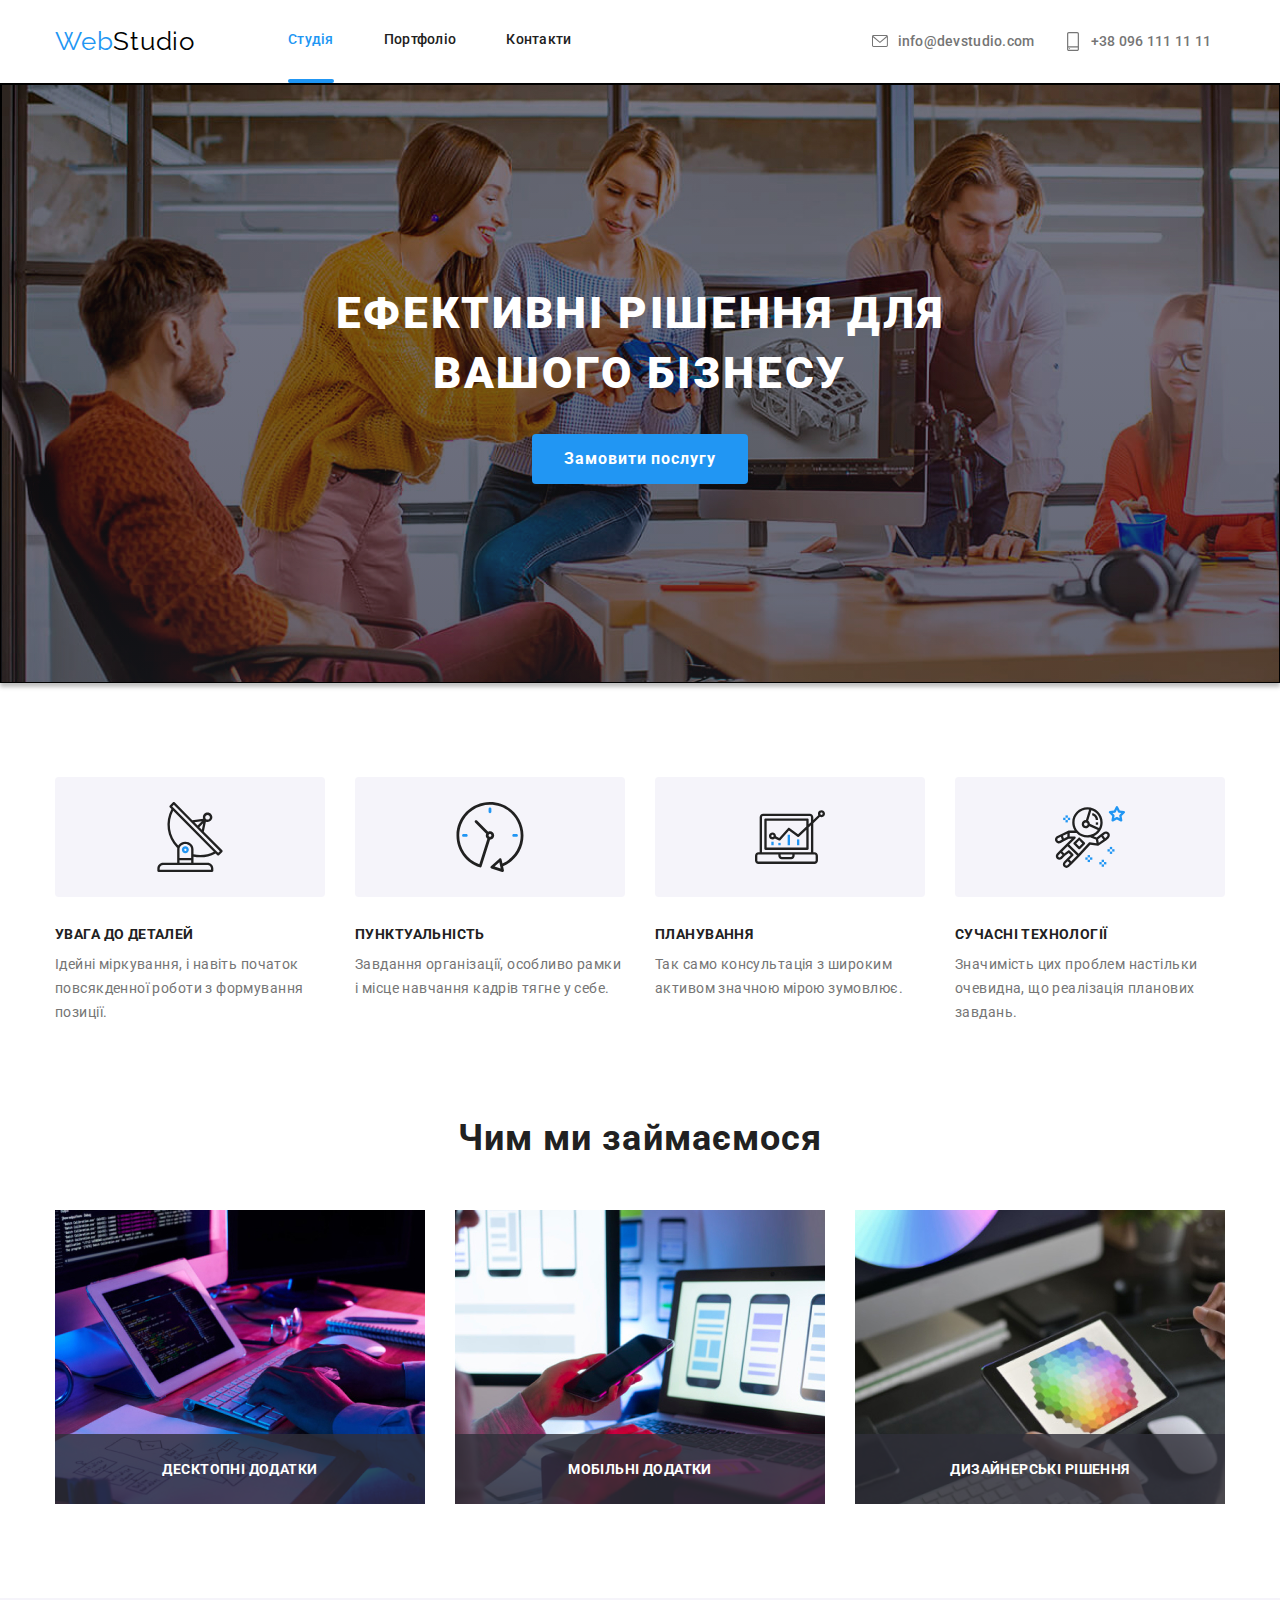
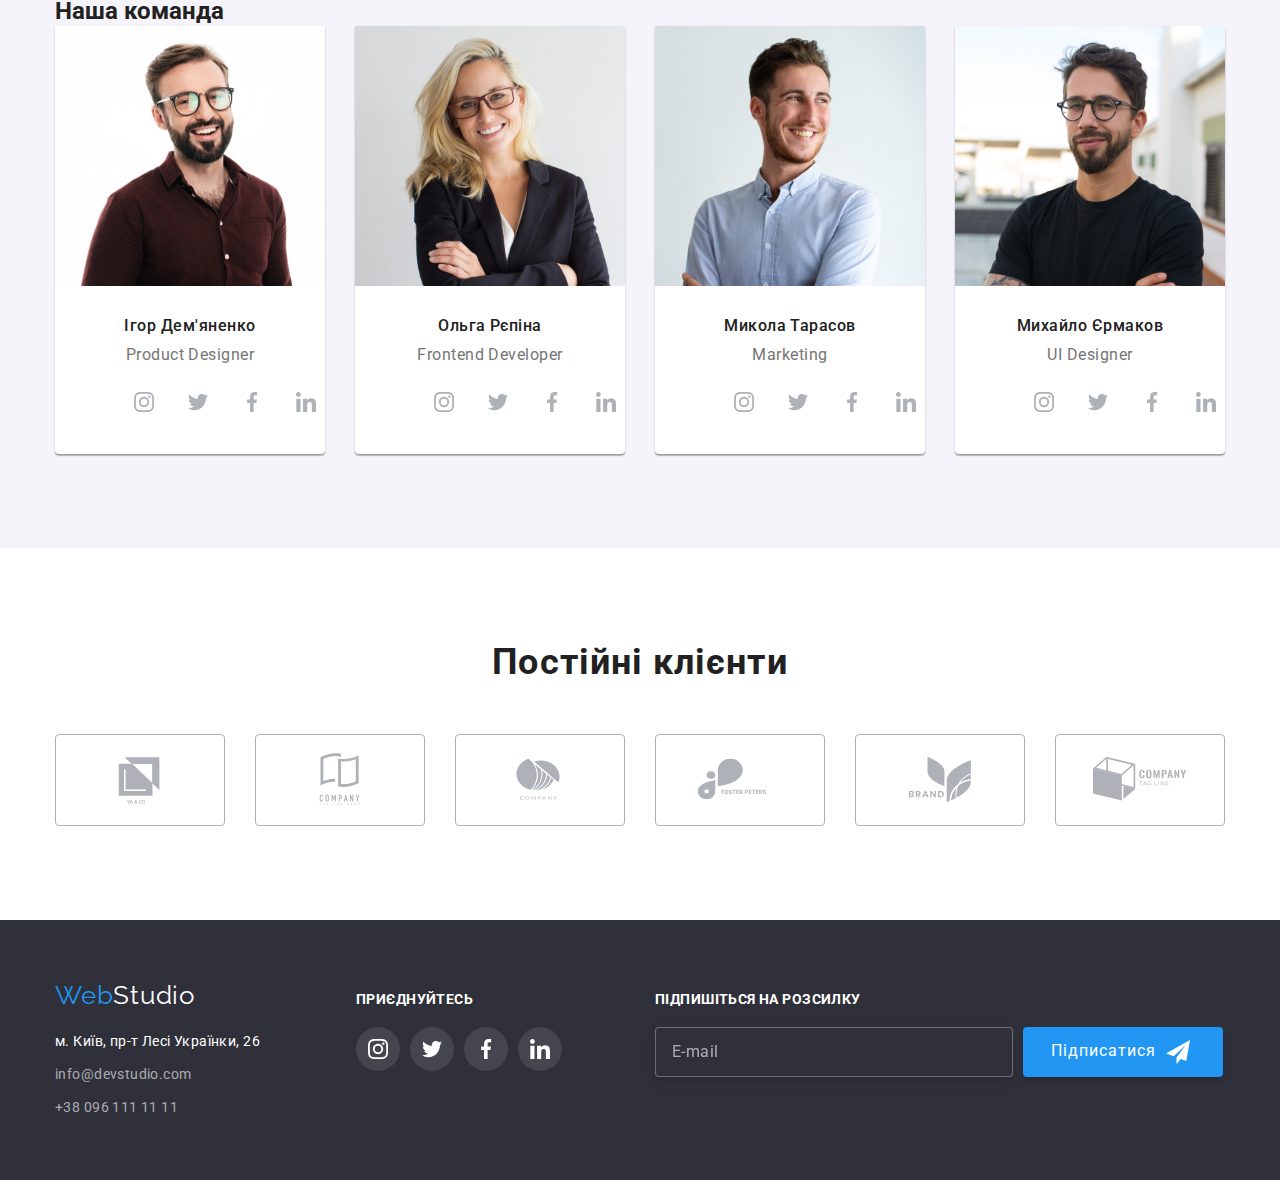
<file: index.html>
<!DOCTYPE html>
<html lang="uk">
  <head>
    <meta charset="UTF-8" />
    <meta http-equiv="X-UA-Compatible" content="IE=edge" />
    <meta name="viewport" content="width=device-width, initial-scale=1.0" />
    <title>WebStudio</title>
    <link rel="stylesheet" href="https://cdnjs.cloudflare.com/ajax/libs/modern-normalize/1.1.0/modern-normalize.min.css
">  
    <link rel="stylesheet" href="./css/main.min.css"/>
    <link rel="preconnect" href="https://fonts.googleapis.com" />
    <link rel="preconnect" href="https://fonts.gstatic.com" crossorigin />
    <link rel="preconnect" href="https://fonts.googleapis.com" />
    <link rel="preconnect" href="https://fonts.gstatic.com" crossorigin />
    <link
      href="https://fonts.googleapis.com/css2?family=Raleway:wght@700&family=Roboto:wght@400;500;700;900&display=swap"
      rel="stylesheet"
    />
  </head>
  <body>
    <header class="header">
      <div class="container header__container">
        <nav class="nav">
          <a href="./index.html" class="logo">Web<span class="logo--txt">Studio</span></a>
          <ul class="nav__list list">
            <li class="nav__item"><a href="./index.html" class="nav__link nav__link--current link">Студія</a></li>
            <li class="nav__item"><a href="./portfolio.html" class="nav__link link">Портфоліо</a></li>
            <li class="nav__item"><a href="#contacts" class="nav__link link">Контакти</a></li>
          </ul>
        </nav>
        <ul class="info list">
          <li class="info__item">
            <a href="mailto:info@devstudio.com" class="info__link">
             <svg class="info__icon" width="26" height="12">
               <use href="./images/symbol-defs.svg#icon-envelope"></use>
             </svg>info@devstudio.com</a>
          </li>
          <li class="info__item"><a href="tel:+380961111111" class="info__link"><svg class="info__icon" width="26" height="19">
               <use href="./images/symbol-defs.svg#icon-smartphone"></use>
             </svg>+38 096 111 11 11</a></li>
        </ul>
      </div>
    </header>
    <main>
      <section class="hero">
        <div class="container hero__container">
          <h1 class="hero__title">ЕФЕКТИВНІ РІШЕННЯ ДЛЯ ВАШОГО БІЗНЕСУ</h1>
          <button class="hero__btn" type="button" data-modal-open>Замовити послугу</button>
        </div>
      </section>
      <section class="main section">
        <div class="container main__container">
          <ul class="main__list">
            <li class="main__item main__icon--antenna">
              <h3 class="main__title">УВАГА ДО ДЕТАЛЕЙ</h3>
              <p class="main__text">
                Ідейні міркування, і навіть початок повсякденної роботи з
                формування позиції.
              </p>
            </li>
            <li class="main__item main__icon--clock">
              <h3 class="main__title">ПУНКТУАЛЬНІСТЬ</h3>
              <p class="main__text">
                Завдання організації, особливо рамки і місце навчання кадрів тягне
                у себе.
              </p>
            </li>
            <li class="main__item main__icon--diagram">
              <h3 class="main__title">ПЛАНУВАННЯ</h3>
              <p class="main__text">
                Так само консультація з широким активом значною мірою зумовлює.
              </p>
            </li>
            <li class="main__item main__icon--astronaut">
              <h3 class="main__title">СУЧАСНІ ТЕХНОЛОГІЇ</h3>
              <p class="main__text">
                Значимість цих проблем настільки очевидна, що реалізація планових
                завдань.
              </p>
            </li>
          </ul>
          </section>
          <section class="working section">
            <div class="container working__container">
            <h2 class="working__title">Чим ми займаємося</h2>
            <ul class="working__list">
              <li class="working__item">
                <div class="working__box">
                  <img src="./images/box1.jpg" alt="Працюємо на ПК" width="370" />
                  <p class="working__txt">ДЕСКТОПНІ ДОДАТКИ</p>
                </div>
              </li>
              <li class="working__item">
                <div class="working__box">
                  <img src="./images/box2.jpg" alt="Працюємо на планшеті" width="370" />
                  <p class="working__txt">МОБІЛЬНІ ДОДАТКИ</p>
                </div>
              </li>
              <li class="working__item">
                <div class="working__box">
                  <img src="./images/box3.jpg" alt="Працюємо на смартфоні" width="370" />
                  <p class="working__txt">ДИЗАЙНЕРСЬКІ РІШЕННЯ</p>
                </div>
              </li>
            </ul></div>
        </div>
      </section>
      <section class="section profile">
        <div class="container profile__container">
          <h2 class="profile__title">Наша команда</h2>
          <ul class="profile__list">
            <li class="profile__item">
              <img src="./images/img.jpg" alt="Product Designer" width="270" />
              <h3 class="name">Ігор Дем'яненко</h3>
              <p class="speciality">Product Designer</p>
              <ul class="social list">
                <li class="social-item">
                  <a class="social-link link" href="instagram.com" target="_blank" rel="noopener noreferrer" aria-label="Instagram">
                    <svg class="social-icon" width="20" height="20">
                      <use href="./images/symbol-defs.svg#icon-instagram"></use>
                    </svg>
                  </a>
                </li>
                <li class="social-item">
                  <a class="social-link link" href="twitter.com" target="_blank" rel="noopener noreferrer" aria-label="Twitter">
                    <svg class="social-icon" width="20" height="20">
                      <use href="./images/symbol-defs.svg#icon-twitter1"></use>
                    </svg>
                  </a>
                </li>
                <li class="social-item">
                  <a class="social-link link" href="facebook.com" target="_blank" rel="noopener noreferrer" aria-label="FaceBook">
                    <svg class="social-icon" width="20" height="20">
                      <use href="./images/symbol-defs.svg#icon-facebook"></use>
                    </svg>
                  </a>
                </li>
                <li class="social-item">
                  <a class="social-link link" href="linkedin.com" target="_blank" rel="noopener noreferrer" aria-label="Linkedin">
                    <svg class="social-icon" width="20" height="20">
                      <use href="./images/symbol-defs.svg#icon-linkedin"></use>
                    </svg>
                  </a>
                </li>
              </ul>
            </li>
            <li class="profile__item">
              <img src="./images/img1.jpg" alt="Frontend Developer" width="270" />
              <h3 class="name">Ольга Рєпіна</h3>
              <p class="speciality">Frontend Developer</p>
               <ul class="social list">
                <li class="social-item">
                  <a class="social-link link" href="instagram.com" target="_blank" rel="noopener noreferrer" aria-label="Instagram">
                    <svg class="social-icon" width="20" height="20">
                      <use href="./images/symbol-defs.svg#icon-instagram"></use>
                    </svg>
                  </a>
                </li>
                <li class="social-item">
                  <a class="social-link link" href="twitter.com" target="_blank" rel="noopener noreferrer" aria-label="Twitter">
                    <svg class="social-icon" width="20" height="20">
                      <use href="./images/symbol-defs.svg#icon-twitter1"></use>
                    </svg>
                  </a>
                </li>
                <li class="social-item">
                  <a class="social-link link" href="facebook.com" target="_blank" rel="noopener noreferrer" aria-label="FaceBook">
                    <svg class="social-icon" width="20" height="20">
                      <use href="./images/symbol-defs.svg#icon-facebook"></use>
                    </svg>
                  </a>
                </li>
                <li class="social-item">
                  <a class="social-link link" href="linkedin.com" target="_blank" rel="noopener noreferrer" aria-label="Linkedin">
                    <svg class="social-icon" width="20" height="20">
                      <use href="./images/symbol-defs.svg#icon-linkedin"></use>
                    </svg>
                  </a>
                </li>
              </ul>
            </li>
            <li class="profile__item">
              <img src="./images/img2.jpg" alt="Marketing" width="270" />
              <h3 class="name">Микола Тарасов</h3>
              <p class="speciality">Marketing</p>
               <ul class="social list">
                <li class="social-item">
                  <a class="social-link link" href="instagram.com" target="_blank" rel="noopener noreferrer" aria-label="Instagram">
                    <svg class="social-icon" width="20" height="20">
                      <use href="./images/symbol-defs.svg#icon-instagram"></use>
                    </svg>
                  </a>
                </li>
                <li >
                  <a class="social-link link" href="twitter.com" target="_blank" rel="noopener noreferrer" aria-label="Twitter">
                    <svg class="social-icon" width="20" height="20">
                      <use href="./images/symbol-defs.svg#icon-twitter1"></use>
                    </svg>
                  </a>
                </li>
                <li class="social-item">
                  <a class="social-link link" href="facebook.com" target="_blank" rel="noopener noreferrer" aria-label="FaceBook">
                    <svg class="social-icon" width="20" height="20">
                      <use href="./images/symbol-defs.svg#icon-facebook"></use>
                    </svg>
                  </a>
                </li>
                <li class="social-item">
                  <a class="social-link link" href="linkedin.com" target="_blank" rel="noopener noreferrer" aria-label="Linkedin">
                    <svg class="social-icon" width="20" height="20">
                      <use href="./images/symbol-defs.svg#icon-linkedin"></use>
                    </svg>
                  </a>
                </li>
              </ul>
            </li>
            <li class="profile__item">
              <img src="./images/img3.jpg" alt="UI Designer" width="270" />
              <h3 class="name">Михайло Єрмаков</h3>
              <p class="speciality">UI Designer</p>
               <ul class="social list">
                <li class="social-item">
                  <a class="social-link link" href="instagram.com" target="_blank" rel="noopener noreferrer" aria-label="Instagram">
                    <svg class="social-icon" width="20" height="20">
                      <use href="./images/symbol-defs.svg#icon-instagram"></use>
                    </svg>
                  </a>
                </li>
                <li class="social-item">
                  <a class="social-link link" href="twitter.com" target="_blank" rel="noopener noreferrer" aria-label="Twitter">
                    <svg class="social-icon" width="20" height="20">
                      <use href="./images/symbol-defs.svg#icon-twitter1"></use>
                    </svg>
                  </a>
                </li>
                <li class="social-item">
                  <a class="social-link link" href="facebook.com" target="_blank" rel="noopener noreferrer" aria-label="FaceBook">
                    <svg class="social-icon" width="20" height="20">
                      <use href="./images/symbol-defs.svg#icon-facebook"></use>
                    </svg>
                  </a>
                </li>
                <li class="social-item">
                  <a class="social-link link" href="linkedin.com" target="_blank" rel="noopener noreferrer" aria-label="Linkedi20">
                    <svg class="social-icon" width="20" height="20">
                      <use href="./images/symbol-defs.svg#icon-linkedin"></use>
                    </svg>
                  </a>
                </li>
              </ul>
            </li>
          </ul>
        </div>
      </section>
      <section class="section customer">
        <div class="container customer__container">
          <h2 class="customer__title">Постійні клієнти</h2>
          <ul class="customer__list">
            <li class="customer__item">
              <a class="customer__link link" href="">
                <svg class="customer__icon" width="106" height="60">
                  <use href="./images/symbol-defs.svg#icon-Logo"></use>
                </svg>
              </a>
            </li>
            <li class="customer__item">
              <a class="customer__link link" href="">
                <svg class="customer__icon" width="106" height="60">
                  <use href="./images/symbol-defs.svg#icon-Logo1"></use>
                </svg>
              </a>
            </li>
            <li class="customer__item">
              <a class="customer__link link" href="">
                <svg class="customer__icon" width="106" height="60">
                  <use href="./images/symbol-defs.svg#icon-Logo2"></use>
                </svg>
              </a>
            </li>
            <li class="customer__item">
              <a class="customer__link link" href="">
                <svg class="customer__icon" width="106" height="60">
                  <use href="./images/symbol-defs.svg#icon-Logo3"></use>
                </svg>
              </a>
            </li>
            <li class="customer__item">
              <a class="customer__link link" href="">
                <svg class="customer__icon" width="106" height="60">
                  <use href="./images/symbol-defs.svg#icon-Logo4"></use>
                </svg>
              </a>
            </li>
            <li class="customer__item">
              <a class="customer__link link" href="">
                <svg class="customer__icon" width="106" height="60">
                  <use href="./images/symbol-defs.svg#icon-Logo5"></use>
                </svg>
              </a>
            </li>
          </ul>
        </div>
      </section>
    </main>
    <footer class="footer">
      <div class="container footer__container">
        <div>
          <a href="./index.html" class="footer__logo">Web<span class="footer__logo--foottxt">Studio</span></a>
      <address id="contacts" class="footer__address">
        м. Київ, пр-т Лесі Українки, 26
        <a href="mailto:info@devstudio.com" class="address__link"
          >info@devstudio.com</a
        >
        <a href="tel:+380961111111" class="address__link">+38 096 111 11 11</a>
      </address>
        </div> 
        <div class="social">
        <p class="social__txt">Приєднуйтесь</p>
        <ul class="social__list">
           <li class="social__item">
                  <a class="social__link link" href="instagram.com" target="_blank" rel="noopener noreferrer" aria-label="Instagram">
                    <svg class="social-icon" width="20" height="20">
                      <use href="./images/symbol-defs.svg#icon-instagram"></use>
                    </svg>
                  </a>
                </li>
                <li class="social__item">
                  <a class="social__link link" href="twitter.com" target="_blank" rel="noopener noreferrer" aria-label="Twitter">
                    <svg class="social-icon" width="20" height="20">
                      <use href="./images/symbol-defs.svg#icon-twitter1"></use>
                    </svg>
                  </a>
                </li>
                <li class="social__item">
                  <a class="social__link link" href="facebook.com" target="_blank" rel="noopener noreferrer" aria-label="FaceBook">
                    <svg class="social-icon" width="20" height="20">
                      <use href="./images/symbol-defs.svg#icon-facebook"></use>
                    </svg>
                  </a>
                </li>
                <li class="social__item">
                  <a class="social__link link" href="linkedin.com" target="_blank" rel="noopener noreferrer" aria-label="Linkedi20">
                    <svg class="social-icon" width="20" height="20">
                      <use href="./images/symbol-defs.svg#icon-linkedin"></use>
                    </svg>
                  </a>
                </li>
        </ul>
       </div>
       <div class="form-send">
        <form action="" class="js-speaker-form">
            <label class="lbl" for="email">ПІДПИШІТЬСЯ НА РОЗСИЛКУ</label>
            <input class="inpt" type="email" name="email" id="email" placeholder="E-mail">
            <button type="submit">Підписатися <svg class="icon-send" width="24" height="24">
              <use href="./images/symbol-defs.svg#icon-send"></use>
            </svg></button>
        </form>
      </div>
      </div>
    </footer>
    <!-- Modal window -->
    <div class="backdrop is-hidden" data-modal>
      <div class="modal">
        <button class="modal-btn" type="button" data-modal-close>
          <svg class="modal-btn-icon" width="18" height="18">
            <use href="./images/symbol-defs.svg#icon-close"></use>
          </svg>
        </button>
        <strong class="modal-title">Залиште свої дані, ми вам передзвонимо</strong>
        <form class="modal-form" name="modal_form">
          <div class="modal-form-group">
            <label class="modal-form-label" for="user_name">Ім'я</label>
            <input class="modal-form-field" type="text" name="user_name" id="user_name" />
            <svg class="modal-form-icon" width="18" height="18">
              <use href="./images/symbol-defs.svg#icon-person"></use>
            </svg>
          </div>
          <div class="modal-form-group">
            <label class="modal-form-label" for="user_tel">Телефон</label>
            <input class="modal-form-field" type="tel" name="user_tel" id="user_tel" />
            <svg class="modal-form-icon" width="18" height="18">
              <use href="./images/symbol-defs.svg#icon-phone"></use>
            </svg>
          </div>
          <div class="modal-form-group">
            <label class="modal-form-label" for="user_email">Пошта</label>
            <input class="modal-form-field" type="email" name="user_email" id="user_email" />
            <svg class="modal-form-icon" width="18" height="18">
              <use href="./images/symbol-defs.svg#icon-email"></use>
            </svg>
          </div>
          <div  class="modal-form-group">
            <label class="modal-form-label" for="coment">Коментар</label>
            <textarea name="coment" id="coment" cols="30" rows="10" placeholder="Введіть текст" style="width: 448px; height: 120px;"></textarea>
          </div>
          <label class="modal-form-agreement">
            <input class="modal-form-checkbox" type="checkbox" />
            <span class="modal-form-agreement-text"
              >Погоджуюся з розсилкою та приймаю
              <a class="modal-form-link" href="">Умови договору</a>
            </span>
          </label>
          <div class="modal-form-btn">
            <button class="send-btn" type="submit">Відправити</button>
          </div>
          
        </form>
      </div>
    </div>

    <script src="js/modal.js"></script>
    <script src="js/header.js"></script>
  </body>
</html>
</file>
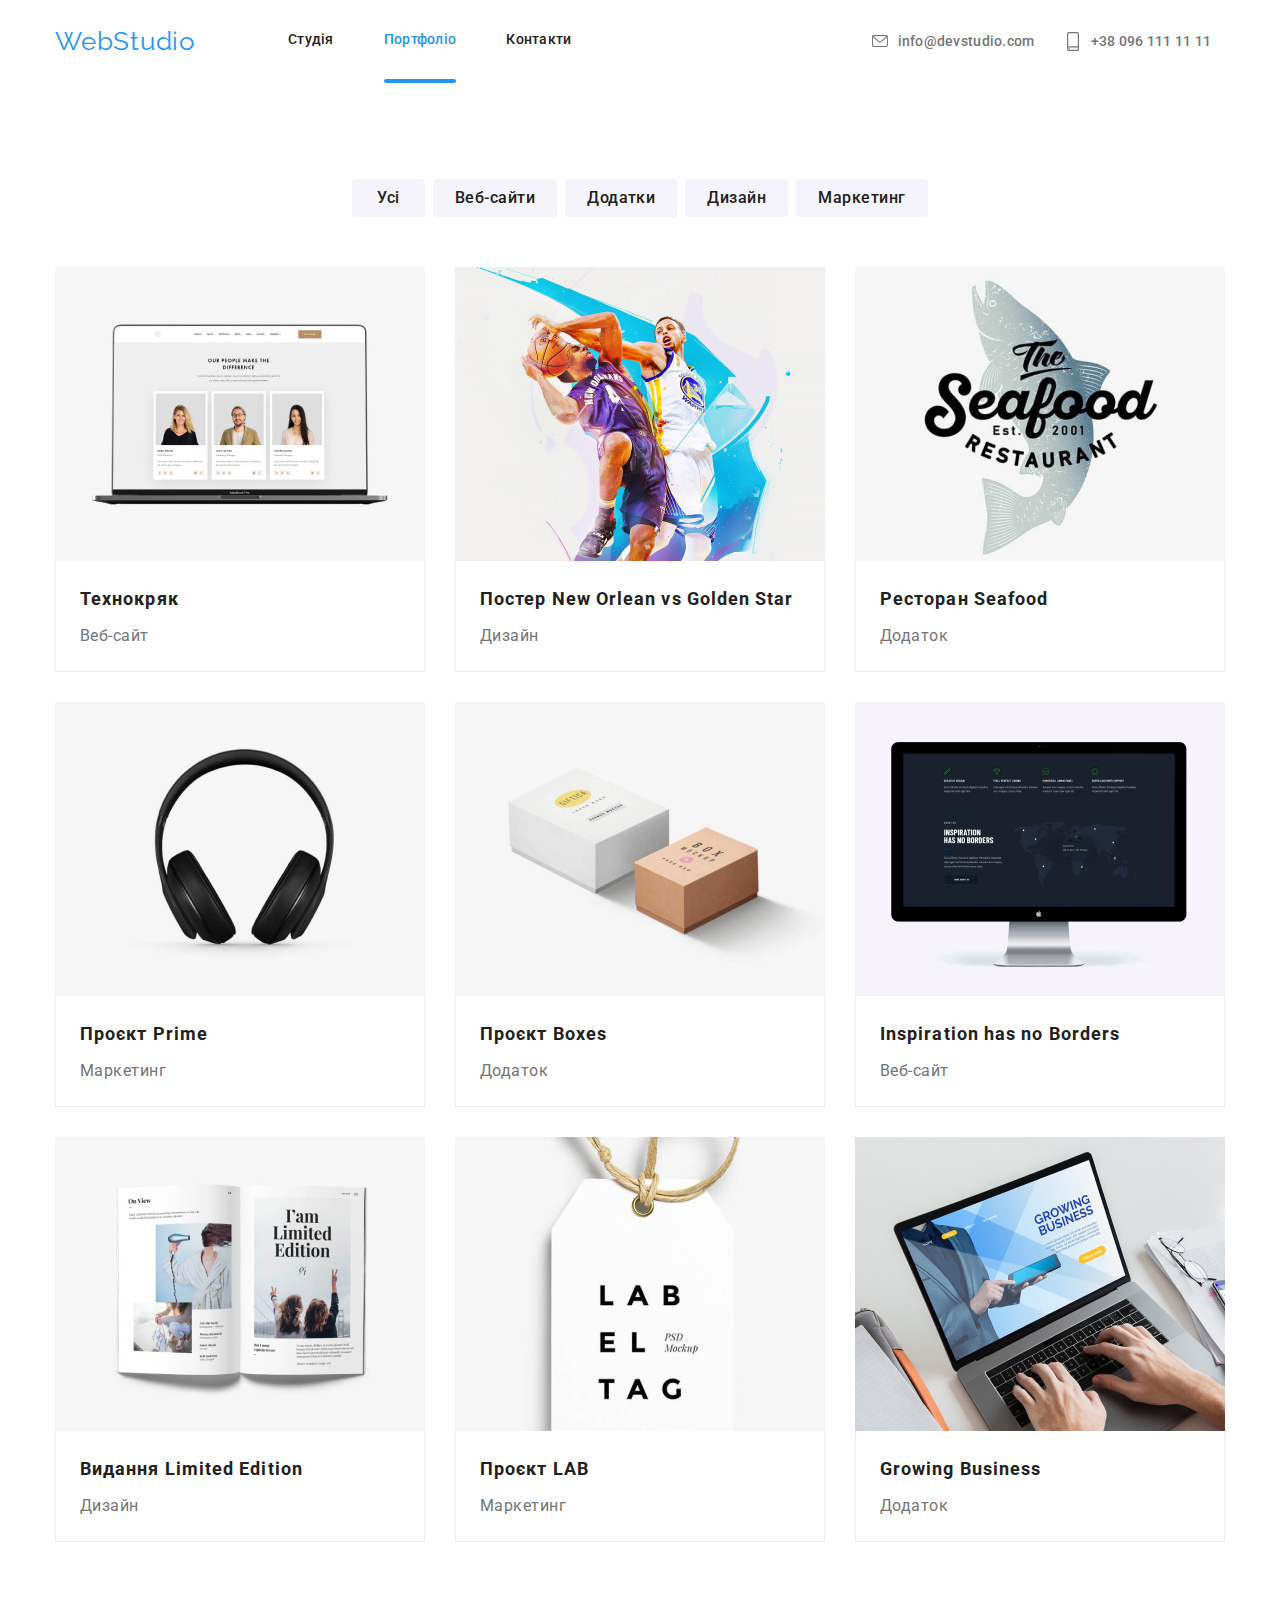
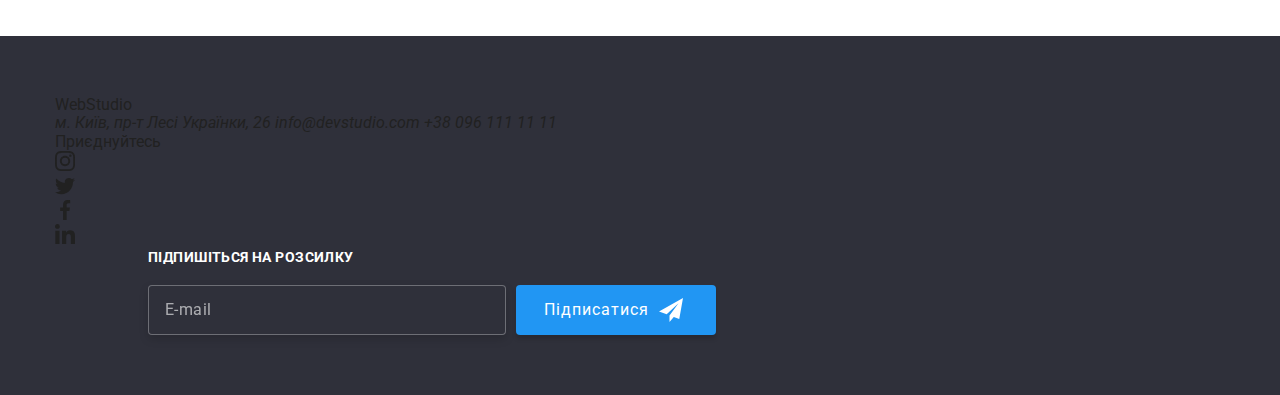
<file: portfolio.html>
<!DOCTYPE html>
<html lang="uk">
  <head>
    <meta charset="UTF-8" />
    <meta http-equiv="X-UA-Compatible" content="IE=edge" />
    <meta name="viewport" content="width=device-width, initial-scale=1.0" />
    <title>Document</title>
    <link
      rel="stylesheet"
      href="https://cdnjs.cloudflare.com/ajax/libs/modern-normalize/1.1.0/modern-normalize.min.css



"
    />
    <link rel="stylesheet" href="./css/main.min.css" />
    <link
      href="https://fonts.googleapis.com/css2?family=Raleway:wght@700&family=Roboto:wght@100;300;400;500;700;900&display=swap"
      rel="stylesheet"
    />
  </head>

  <body>
    <header class="header">
      <div class="container header__container">
        <nav class="nav">
          <a href="./index.html" class="logo"
            >Web<span class="logo--span">Studio</span></a
          >
          <ul class="nav__list list">
            <li class="nav__item">
              <a href="./index.html" class="nav__link link">Студія</a>
            </li>
            <li class="nav__item">
              <a
                href="./portfolio.html"
                class="nav__link nav__link--current link"
                >Портфоліо</a
              >
            </li>
            <li class="nav__item">
              <a href="#contacts" class="nav__link link">Контакти</a>
            </li>
          </ul>
        </nav>
        <ul class="info list">
          <li class="info__item">
            <a href="mailto:info@devstudio.com" class="info__link">
              <svg class="info__icon" width="26" height="12">
                <use href="./images/symbol-defs.svg#icon-envelope"></use></svg
              >info@devstudio.com</a
            >
          </li>
          <li class="info__item">
            <a href="tel:+380961111111" class="info__link"
              ><svg class="info__icon" width="26" height="19">
                <use href="./images/symbol-defs.svg#icon-smartphone"></use></svg
              >+38 096 111 11 11</a
            >
          </li>
        </ul>
      </div>
    </header>
    <main>
      <section class="section portfolio">
        <div class="container">
          <ul class="list-button">
            <li class="item-btn">
              <button class="btn-list first" type="button">Усі</button>
            </li>
            <li class="item-btn">
              <button class="btn-list" type="button">Веб-сайти</button>
            </li>
            <li class="item-btn">
              <button class="btn-list" type="button">Додатки</button>
            </li>
            <li class="item-btn">
              <button class="btn-list" type="button">Дизайн</button>
            </li>
            <li class="item-btn">
              <button class="btn-list" type="button">Маркетинг</button>
            </li>
          </ul>
          <ul class="list-project">
            <li class="project-item">
              <a href="" class="project-link">
                <div class="project-thumb">
                  <img
                    src="./images/img4.jpg"
                    alt="Відкритий веб-сайт"
                    width="370"
                  />
                  <div class="overlay">
                    <p class="overlay-text">
                      Ресурс пропонує комплексні пропозиції з різним рівнем
                      функціоналу та сервісів. Все це дозволить відвідувачу
                      отримати вичерпні відомості про компанію чи приватну
                      особу.
                    </p>
                  </div>
                </div>
                <div class="project-info">
                  <h2 class="project">Технокряк</h2>
                  <p class="type-project">Веб-сайт</p>
                </div>
              </a>
            </li>
            <li class="project-item">
              <a href="" class="project-link">
                <div class="project-thumb">
                  <img
                    src="./images/img5.jpg"
                    alt="Постер з баскетболістами"
                    width="370"
                  />
                  <div class="overlay">
                    <p class="overlay-text">
                      Ресурс пропонує комплексні пропозиції з різним рівнем
                      функціоналу та сервісів. Все це дозволить відвідувачу
                      отримати вичерпні відомості про компанію чи приватну
                      особу.
                    </p>
                  </div>
                </div>
                <div class="project-info">
                  <h2 class="project">Постер New Orlean vs Golden Star</h2>
                  <p class="type-project">Дизайн</p>
                </div>
              </a>
            </li>
            <li class="project-item">
              <a href="" class="project-link">
                <div class="project-thumb">
                  <img
                    src="./images/img6.jpg"
                    alt="Логоти ресторану"
                    width="370"
                  />
                  <div class="overlay">
                    <p class="overlay-text">
                      Ресурс пропонує комплексні пропозиції з різним рівнем
                      функціоналу та сервісів. Все це дозволить відвідувачу
                      отримати вичерпні відомості про компанію чи приватну
                      особу.
                    </p>
                  </div>
                </div>
                <div class="project-info">
                  <h2 class="project">Ресторан Seafood</h2>
                  <p class="type-project">Додаток</p>
                </div>
              </a>
            </li>
            <li class="project-item">
              <a href="" class="project-link">
                <div class="project-thumb">
                  <img src="./images/img7.jpg" alt="Навушники" width="370" />
                  <div class="overlay">
                    <p class="overlay-text">
                      Ресурс пропонує комплексні пропозиції з різним рівнем
                      функціоналу та сервісів. Все це дозволить відвідувачу
                      отримати вичерпні відомості про компанію чи приватну
                      особу.
                    </p>
                  </div>
                </div>
                <div class="project-info">
                  <h2 class="project">Проєкт Prime</h2>
                  <p class="type-project">Маркетинг</p>
                </div>
              </a>
            </li>
            <li class="project-item">
              <a href="" class="project-link">
                <div class="project-thumb">
                  <img src="./images/img8.jpg" alt="Коробкт" width="370" />
                  <div class="overlay">
                    <p class="overlay-text">
                      Ресурс пропонує комплексні пропозиції з різним рівнем
                      функціоналу та сервісів. Все це дозволить відвідувачу
                      отримати вичерпні відомості про компанію чи приватну
                      особу.
                    </p>
                  </div>
                </div>
                <div class="project-info">
                  <h2 class="project">Проєкт Boxes</h2>
                  <p class="type-project">Додаток</p>
                </div>
              </a>
            </li>
            <li class="project-item">
              <a href="" class="project-link">
                <div class="project-thumb">
                  <img
                    src="./images/img9.jpg"
                    alt="Відкритий веб-сайт"
                    width="370"
                  />
                  <div class="overlay">
                    <p class="overlay-text">
                      Ресурс пропонує комплексні пропозиції з різним рівнем
                      функціоналу та сервісів. Все це дозволить відвідувачу
                      отримати вичерпні відомості про компанію чи приватну
                      особу.
                    </p>
                  </div>
                </div>
                <div class="project-info">
                  <h2 class="project">Inspiration has no Borders</h2>
                  <p class="type-project">Веб-сайт</p>
                </div>
              </a>
            </li>
            <li class="project-item">
              <a href="" class="project-link">
                <div class="project-thumb">
                  <img
                    src="./images/img10.jpg"
                    alt="Відкритий журнал"
                    width="370"
                  />
                  <div class="overlay">
                    <p class="overlay-text">
                      Ресурс пропонує комплексні пропозиції з різним рівнем
                      функціоналу та сервісів. Все це дозволить відвідувачу
                      отримати вичерпні відомості про компанію чи приватну
                      особу.
                    </p>
                  </div>
                </div>
                <div class="project-info">
                  <h2 class="project">Видання Limited Edition</h2>
                  <p class="type-project">Дизайн</p>
                </div>
              </a>
            </li>
            <li class="project-item">
              <a href="" class="project-link">
                <div class="project-thumb">
                  <img
                    src="./images/img11.jpg"
                    alt="Бірка з логотипом"
                    width="370"
                  />
                  <div class="overlay">
                    <p class="overlay-text">
                      Ресурс пропонує комплексні пропозиції з різним рівнем
                      функціоналу та сервісів. Все це дозволить відвідувачу
                      отримати вичерпні відомості про компанію чи приватну
                      особу.
                    </p>
                  </div>
                </div>
                <div class="project-info">
                  <h2 class="project">Проєкт LAB</h2>
                  <p class="type-project">Маркетинг</p>
                </div>
              </a>
            </li>
            <li class="project-item">
              <a href="" class="project-link">
                <div class="project-thumb">
                  <img
                    src="./images/img12.jpg"
                    alt="Відкрита веб-сторінка"
                    width="370"
                  />
                  <div class="overlay">
                    <p class="overlay-text">
                      Ресурс пропонує комплексні пропозиції з різним рівнем
                      функціоналу та сервісів. Все це дозволить відвідувачу
                      отримати вичерпні відомості про компанію чи приватну
                      особу.
                    </p>
                  </div>
                </div>
                <div class="project-info">
                  <h2 class="project">Growing Business</h2>
                  <p class="type-project">Додаток</p>
                </div>
              </a>
            </li>
          </ul>
        </div>
      </section>
    </main>
    <footer class="footer">
      <div class="container foot-info">
        <div class="box-foot-info">
          <a href="./index.html" class="logo-footer">Web<span>Studio</span></a>
          <address id="contacts" class="address">
            м. Київ, пр-т Лесі Українки, 26
            <a href="mailto:info@devstudio.com" class="mail-foot"
              >info@devstudio.com</a
            >
            <a href="tel:+380961111111" class="tel-foot">+38 096 111 11 11</a>
          </address>
        </div>
        <div class="footer-link">
          <p>Приєднуйтесь</p>
          <ul class="footer-social list">
            <li class="footer-social-item">
              <a
                class="footer-social-link link"
                href="instagram.com"
                target="_blank"
                rel="noopener noreferrer"
                aria-label="Instagram"
              >
                <svg class="social-icon" width="20" height="20">
                  <use href="./images/symbol-defs.svg#icon-instagram"></use>
                </svg>
              </a>
            </li>
            <li class="footer-social-item">
              <a
                class="footer-social-link link"
                href="twitter.com"
                target="_blank"
                rel="noopener noreferrer"
                aria-label="Twitter"
              >
                <svg class="social-icon" width="20" height="20">
                  <use href="./images/symbol-defs.svg#icon-twitter1"></use>
                </svg>
              </a>
            </li>
            <li class="footer-social-item">
              <a
                class="footer-social-link link"
                href="facebook.com"
                target="_blank"
                rel="noopener noreferrer"
                aria-label="FaceBook"
              >
                <svg class="social-icon" width="20" height="20">
                  <use href="./images/symbol-defs.svg#icon-facebook"></use>
                </svg>
              </a>
            </li>
            <li class="footer-social-item">
              <a
                class="footer-social-link link"
                href="linkedin.com"
                target="_blank"
                rel="noopener noreferrer"
                aria-label="Linkedi20"
              >
                <svg class="social-icon" width="20" height="20">
                  <use href="./images/symbol-defs.svg#icon-linkedin"></use>
                </svg>
              </a>
            </li>
          </ul>
        </div>
        <div class="form-send">
          <form action="" class="js-speaker-form">
            <label class="lbl" for="email">ПІДПИШІТЬСЯ НА РОЗСИЛКУ</label>
            <input
              class="inpt"
              type="email"
              name="email"
              id="email"
              placeholder="E-mail"
            />
            <button type="submit">
              Підписатися
              <svg class="icon-send" width="24" height="24">
                <use href="./images/symbol-defs.svg#icon-send"></use>
              </svg>
            </button>
          </form>
        </div>
      </div>
    </footer>
  </body>
</html>
</file>
<file: css/main.min.css>
:root{--primary-text-color: #212121;--text-color: #757575;--accent-color: #2196F3;--dark-background-color: #2F303A;--white-background-color: #F5F5F5;--trns-fast: 300ms ease;--trns-slow: 600ms ease-in-out}body{font-family:"Roboto",sans-serif;color:var(--primary-text-color)}h1,h2,h3{margin-top:0;margin-bottom:0;padding:0}a{text-decoration:none;color:inherit}p{margin:0}ul,ol{list-style:none;padding:0;margin:0}img{display:block;max-width:100%;height:auto}button{font-family:inherit;border:none}.container{margin-left:auto;margin-right:auto;width:1200px;padding-left:15px;padding-right:15px}.section{padding-top:0;padding-bottom:94px}.head-portfolio{border-bottom:1px solid #ececec}.header{background-color:#fff}.header__container{display:-webkit-box;display:-ms-flexbox;display:flex}.info{font-weight:500;font-size:14px;line-height:1.14;letter-spacing:.02em;display:-webkit-box;display:-ms-flexbox;display:flex;-webkit-box-align:center;-ms-flex-align:center;align-items:center;margin-left:300px}.info__item:not(:last-child){margin-right:30px}.info__link{color:var(--text-color);text-decoration:none;padding-top:32px;padding-bottom:32px;display:-webkit-box;display:-ms-flexbox;display:flex;-webkit-box-align:center;-ms-flex-align:center;align-items:center;-webkit-transition-property:color;transition-property:color;-webkit-transition-duration:250ms;transition-duration:250ms;-webkit-transition-timing-function:cubic-bezier(0.4, 0, 0.2, 1);transition-timing-function:cubic-bezier(0.4, 0, 0.2, 1)}.info__link:hover,.info__link:focus{color:var(--accent-color)}.info__icon{padding-right:10px;fill:currentColor}.info__icon:focus,.info__icon:hover{fill:currentColor}.logo{font-family:Raleway;color:var(--accent-color);text-decoration:none;font-size:26px;line-height:1.2;letter-spacing:.03em;padding-top:24px;padding-bottom:24px}.logo--txt{color:#000}.nav__item{list-style-type:none}.nav{display:-webkit-box;display:-ms-flexbox;display:flex;-webkit-box-align:center;-ms-flex-align:center;align-items:center}.nav__link{display:block;color:var(--primary-text-color);text-decoration:none;padding-top:32px;padding-bottom:35px;-webkit-transition-property:color;transition-property:color;-webkit-transition-duration:250ms;transition-duration:250ms;-webkit-transition-timing-function:cubic-bezier(0.4, 0, 0.2, 1);transition-timing-function:cubic-bezier(0.4, 0, 0.2, 1);position:relative}.nav__item:not(:last-child){margin-right:50px}.nav__list{font-weight:500;font-size:14px;line-height:1.14;letter-spacing:.02em;display:-webkit-box;display:-ms-flexbox;display:flex;margin-left:93px}.nav__link--current::after{content:"";position:absolute;bottom:0;left:0;display:block;width:100%;height:4px;border-radius:2px;background-color:var(--accent-color)}.nav__link:hover,.nav__link:focus,.nav__link--current{color:var(--accent-color)}.hero{background:-webkit-gradient(linear, left top, left bottom, from(rgba(0, 0, 0, 0.1)), to(rgba(47, 48, 58, 0.4))),url(../images/hero.jpg);background:linear-gradient(rgba(0, 0, 0, 0.1), rgba(47, 48, 58, 0.4)),url(../images/hero.jpg);border:1px solid #000;-webkit-box-shadow:0px 4px 4px rgba(0,0,0,.25);box-shadow:0px 4px 4px rgba(0,0,0,.25);background-color:#c4c4c4;text-align:center;padding-top:200px;padding-bottom:200px;max-width:1600px;max-height:600px;position:relative;margin-left:auto;margin-right:auto}.hero__title{margin-right:auto;margin-left:auto;margin-bottom:30px;color:#fff;font-weight:900;font-size:44px;line-height:1.36;letter-spacing:.06em;width:696px}.hero__btn{border-radius:4px;padding:10px 32px;min-width:216px;background-color:var(--accent-color);color:#fff;font-weight:700;font-size:16px;line-height:1.87;letter-spacing:.06em;border:0;cursor:pointer;-webkit-transition-property:background-color;transition-property:background-color;-webkit-transition-duration:250ms;transition-duration:250ms;-webkit-transition-timing-function:cubic-bezier(0.4, 0, 0.2, 1);transition-timing-function:cubic-bezier(0.4, 0, 0.2, 1)}.hero__btn:focus,.hero__btn:hover{background-color:#188ce8}.main{padding-top:94px}.main__title{color:var(--primary-text-color);font-size:14px;line-height:1.14;letter-spacing:.03em;margin-bottom:10px}.main__text{color:var(--text-color);font-size:14px;line-height:1.7;letter-spacing:.03em}.main__item{list-style-type:none;width:270px}.main__list{display:-webkit-box;display:-ms-flexbox;display:flex}.main__item:not(:last-child){margin-right:30px}.main__item::before{display:block;content:"";height:120px;background-size:70px;background-repeat:no-repeat;background-color:#f5f4fa;background-position:center;margin-bottom:30px;border-radius:4px}.main__icon--antenna::before{background-image:url(../images/icons/antenna.svg)}.main__icon--clock::before{background-image:url(../images/icons/clock.svg)}.main__icon--diagram::before{background-image:url(../images/icons/diagram.svg)}.main__icon--astronaut::before{background-image:url(../images/icons/astronaut.svg)}.working__title{font-size:36px;line-height:1.16;letter-spacing:.03em;text-align:center;margin-bottom:50px}.working__box{position:relative}.working__txt{display:-webkit-box;display:-ms-flexbox;display:flex;-webkit-box-align:center;-ms-flex-align:center;align-items:center;-webkit-box-pack:center;-ms-flex-pack:center;justify-content:center;font-weight:700;font-size:14px;line-height:16px;letter-spacing:.03em;color:#fff;width:370px;height:70px;background-color:rgba(47,48,58,.8);position:absolute;bottom:0;right:0}.working__list{display:-webkit-box;display:-ms-flexbox;display:flex}.working__item:not(:last-child){margin-right:30px}.working__item{list-style-type:none}.profile{background-color:#f5f4fa;width:100%}.profile_title{font-size:36px;line-height:1.16;letter-spacing:.03em;text-align:center;margin-bottom:50px;padding-top:94px}.name{color:var(--primary-text-color);font-weight:500;font-size:16px;line-height:1.19;letter-spacing:.03em;margin-top:30px;margin-bottom:10px}.speciality{color:var(--text-color);font-size:16px;line-height:1.19;letter-spacing:.03em;margin-bottom:16px}.profile__list{list-style-type:none;background-color:#f5f4fa;display:-webkit-box;display:-ms-flexbox;display:flex;text-align:center}.profile__item{width:270px;-webkit-box-shadow:0px 1px 3px rgba(0,0,0,.12),0px 1px 1px rgba(0,0,0,.14),0px 2px 1px rgba(0,0,0,.2);box-shadow:0px 1px 3px rgba(0,0,0,.12),0px 1px 1px rgba(0,0,0,.14),0px 2px 1px rgba(0,0,0,.2);background-color:#fff;border-radius:0px 0px 4px 4px}.profile__item:not(:last-child){margin-right:30px}.social.list{display:-webkit-box;display:-ms-flexbox;display:flex;-webkit-box-pack:center;-ms-flex-pack:center;justify-content:center;gap:10px;padding-bottom:30px}.social-link{display:-webkit-box;display:-ms-flexbox;display:flex;-webkit-box-align:center;-ms-flex-align:center;align-items:center;-webkit-box-pack:center;-ms-flex-pack:center;justify-content:center;width:44px;height:44px;border-radius:50%;color:#afb1b8;-webkit-transition-property:color,background-color;transition-property:color,background-color;-webkit-transition-duration:250ms;transition-duration:250ms;-webkit-transition-timing-function:cubic-bezier(0.4, 0, 0.2, 1);transition-timing-function:cubic-bezier(0.4, 0, 0.2, 1)}.social-link:hover,.social-link:focus{color:#f5f4fa;background-color:var(--accent-color)}.social-icon{fill:currentColor}.customer__title{font-size:36px;line-height:1.16;text-align:center;letter-spacing:.03em;padding-top:94px;margin-bottom:50px}.customer__list{display:-webkit-box;display:-ms-flexbox;display:flex;-webkit-box-pack:center;-ms-flex-pack:center;justify-content:center;gap:30px}.customer__link{display:-webkit-box;display:-ms-flexbox;display:flex;-webkit-box-align:center;-ms-flex-align:center;align-items:center;-webkit-box-pack:center;-ms-flex-pack:center;justify-content:center;width:170px;height:92px;border-radius:4px;border:1px solid #afb1b8;color:#afb1b8;-webkit-transition-property:color,background-color;transition-property:color,background-color;-webkit-transition-duration:250ms;transition-duration:250ms;-webkit-transition-timing-function:cubic-bezier(0.4, 0, 0.2, 1);transition-timing-function:cubic-bezier(0.4, 0, 0.2, 1)}.customer__link:hover,.customer__link:focus{border:1px solid #2196f3;color:#2196f3}.customer__icon{fill:currentColor}.customer__icon:hover,.customer__icon:focus{fill:currentColor}.footer{background-color:var(--dark-background-color);padding-top:60px;padding-bottom:60px;width:100%}.footer__container{display:-webkit-box;display:-ms-flexbox;display:flex;-webkit-box-align:baseline;-ms-flex-align:baseline;align-items:baseline}.footer__logo{color:var(--accent-color);font-family:"Raleway";text-decoration:none;font-size:26px;line-height:1.19;letter-spacing:.03em}.footer__logo--foottxt{color:#fff;font-family:"Raleway";text-decoration:none}.footer__address{font-family:"Roboto";font-style:normal;color:#fff;font-size:14px;line-height:1.7;letter-spacing:.03em;margin-top:20px;width:231px}.address__link{color:rgba(255,255,255,.6);text-decoration:none;display:block;margin-top:9px;-webkit-transition-property:color;transition-property:color;-webkit-transition-duration:250ms;transition-duration:250ms;-webkit-transition-timing-function:cubic-bezier(0.4, 0, 0.2, 1);transition-timing-function:cubic-bezier(0.4, 0, 0.2, 1)}.address__link:hover,.address__link:focus{color:var(--accent-color)}.social{margin-left:70px}.social__txt{font-weight:700;font-size:14px;line-height:1.14;letter-spacing:.03em;text-transform:uppercase;color:#fff;margin-bottom:20px}.social__link{display:-webkit-box;display:-ms-flexbox;display:flex;-webkit-box-align:center;-ms-flex-align:center;align-items:center;-webkit-box-pack:center;-ms-flex-pack:center;justify-content:center;width:44px;height:44px;border-radius:50%;color:#fff;background-color:rgba(255,255,255,.1);-webkit-transition-property:background-color;transition-property:background-color;-webkit-transition-duration:250ms;transition-duration:250ms;-webkit-transition-timing-function:cubic-bezier(0.4, 0, 0.2, 1);transition-timing-function:cubic-bezier(0.4, 0, 0.2, 1)}.social__link:hover,.social__link:focus{color:#fff;background-color:var(--accent-color)}.social__list{display:-webkit-box;display:-ms-flexbox;display:flex;-webkit-box-pack:center;-ms-flex-pack:center;justify-content:center;gap:10px}.form-send{display:-webkit-box;display:-ms-flexbox;display:flex;margin-left:93px;width:570px;height:86px}.js-speaker-form{display:-webkit-box;display:-ms-flexbox;display:flex;-ms-flex-wrap:wrap;flex-wrap:wrap}.lbl{width:570px;font-weight:700;font-size:14px;line-height:16px;letter-spacing:.03em;text-transform:uppercase;color:#fff;margin-bottom:20px}.inpt{width:358px;height:50px;border:1px solid rgba(255,255,255,.3);-webkit-filter:drop-shadow(0px 4px 4px rgba(0, 0, 0, 0.15));filter:drop-shadow(0px 4px 4px rgba(0, 0, 0, 0.15));border-radius:4px;background-color:var(--dark-background-color);outline:1px solid rgba(0,0,0,0);outline-offset:1px;color:rgba(255,255,255,.6);padding-left:16px}.inpt:hover{border:1px solid #2196f3}.inpt::-webkit-input-placeholder{-webkit-box-align:center;align-items:center;letter-spacing:.03em;color:rgba(255,255,255,.6);font-weight:400;font-size:16px;line-height:20px}.inpt::-moz-placeholder{align-items:center;letter-spacing:.03em;color:rgba(255,255,255,.6);font-weight:400;font-size:16px;line-height:20px}.inpt:-ms-input-placeholder{-ms-flex-align:center;align-items:center;letter-spacing:.03em;color:rgba(255,255,255,.6);font-weight:400;font-size:16px;line-height:20px}.inpt::-ms-input-placeholder{-ms-flex-align:center;align-items:center;letter-spacing:.03em;color:rgba(255,255,255,.6);font-weight:400;font-size:16px;line-height:20px}.inpt::placeholder{-webkit-box-align:center;-ms-flex-align:center;align-items:center;letter-spacing:.03em;color:rgba(255,255,255,.6);font-weight:400;font-size:16px;line-height:20px}.js-speaker-form button{display:-webkit-box;display:-ms-flexbox;display:flex;width:200px;height:50px;background-color:var(--accent-color);-webkit-box-shadow:0px 4px 4px rgba(0,0,0,.15);box-shadow:0px 4px 4px rgba(0,0,0,.15);border-radius:4px;color:#fff;font-size:16px;line-height:1.9;-webkit-box-align:center;-ms-flex-align:center;align-items:center;text-align:center;letter-spacing:.06em;padding-left:28px;margin-left:10px;cursor:pointer}.icon-send{margin-left:10px}.list-button{margin-top:96px;margin-bottom:50px;display:-webkit-box;display:-ms-flexbox;display:flex;-webkit-box-pack:center;-ms-flex-pack:center;justify-content:center}.btn-list{height:38px;padding:6px 22px}.btn-list.first{padding:6px 25px}.item-btn:not(:last-child){margin-right:8px}.portfolio ul{list-style-type:none}.list-button button{border-radius:4px;border-color:#f5f4fa;background-color:#f5f4fa;color:var(--primary-text-color);font-weight:500;font-size:16px;line-height:1.6;letter-spacing:.03em;cursor:pointer;font-family:"Roboto";-webkit-transition-property:background-color,color,-webkit-box-shadow;transition-property:background-color,color,-webkit-box-shadow;transition-property:background-color,box-shadow,color;transition-property:background-color,box-shadow,color,-webkit-box-shadow;-webkit-transition-duration:250ms;transition-duration:250ms;-webkit-transition-timing-function:cubic-bezier(0.4, 0, 0.2, 1);transition-timing-function:cubic-bezier(0.4, 0, 0.2, 1)}.list-button button:focus,.list-button button:hover{background-color:var(--accent-color);color:#fff;-webkit-box-shadow:0px 3px 1px rgba(0,0,0,.1),0px 1px 2px rgba(0,0,0,.08),0px 2px 2px rgba(0,0,0,.12);box-shadow:0px 3px 1px rgba(0,0,0,.1),0px 1px 2px rgba(0,0,0,.08),0px 2px 2px rgba(0,0,0,.12)}.project-thumb{position:relative;overflow:hidden}.overlay{position:absolute;bottom:0;left:0;-webkit-transform:translateY(101%);transform:translateY(101%);width:100%;height:100%;padding:24px;display:-webkit-box;display:-ms-flexbox;display:flex;-webkit-box-align:center;-ms-flex-align:center;align-items:center;background-color:rgba(33,150,243,.9);-webkit-transition:-webkit-transform 250ms cubic-bezier(0.4, 0, 0.2, 1);transition:-webkit-transform 250ms cubic-bezier(0.4, 0, 0.2, 1);transition:transform 250ms cubic-bezier(0.4, 0, 0.2, 1);transition:transform 250ms cubic-bezier(0.4, 0, 0.2, 1), -webkit-transform 250ms cubic-bezier(0.4, 0, 0.2, 1)}.project-link:hover .overlay{-webkit-transform:translateY(0);transform:translateY(0)}.overlay-text{font-family:"Roboto";font-weight:400;font-size:18px;line-height:1.56;letter-spacing:.03em;color:#fff;width:322px}.list-project a{text-decoration:none}.list-project{display:-webkit-box;display:-ms-flexbox;display:flex;-ms-flex-wrap:wrap;flex-wrap:wrap;gap:30px}.project-item{width:370px}.project-link{display:block;-webkit-transition-property:-webkit-box-shadow;transition-property:-webkit-box-shadow;transition-property:box-shadow;transition-property:box-shadow, -webkit-box-shadow;-webkit-transition-duration:250ms;transition-duration:250ms;-webkit-transition-timing-function:cubic-bezier(0.4, 0, 0.2, 1);transition-timing-function:cubic-bezier(0.4, 0, 0.2, 1)}.project-info{border-right:1px solid #eee;border-left:1px solid #eee;border-bottom:1px solid #eee}.project{font-size:18px;line-height:2;letter-spacing:.06em;color:var(--primary-text-color);padding-top:20px;margin-left:24px}.type-project{font-size:16px;line-height:30px;letter-spacing:.03em;color:var(--text-color);margin-top:4px;margin-left:24px;padding-bottom:20px}.project-link:hover,.project-link:focus{-webkit-box-shadow:0px 1px 1px rgba(0,0,0,.12),0px 4px 4px rgba(0,0,0,.06),1px 4px 6px rgba(0,0,0,.16);box-shadow:0px 1px 1px rgba(0,0,0,.12),0px 4px 4px rgba(0,0,0,.06),1px 4px 6px rgba(0,0,0,.16)}.backdrop{position:fixed;top:0;z-index:100;width:100%;height:100%;background-color:rgba(0,0,0,.3);opacity:1;visibility:visible;pointer-events:initial;-webkit-transition:opacity var(--trns-fast),visibility var(--trns-fast);transition:opacity var(--trns-fast),visibility var(--trns-fast)}.backdrop.is-hidden{opacity:0;visibility:hidden;pointer-events:none}.modal{position:absolute;top:50%;left:50%;-webkit-transform:translateX(-50%) translateY(-50%);transform:translateX(-50%) translateY(-50%);padding:40px;width:528px;border-radius:4px;background-color:#fff}.modal-btn{position:absolute;top:14px;right:14px;width:31px;height:31px;padding:1px;display:-webkit-box;display:-ms-flexbox;display:flex;-webkit-box-align:center;-ms-flex-align:center;align-items:center;-webkit-box-pack:center;-ms-flex-pack:center;justify-content:center;border-radius:50%;background-color:#fff;cursor:pointer;border:1px solid rgba(0,0,0,.1)}.modal-btn-icon{fill:#000}.modal-btn-icon:hover{fill:var(--accent-color);-webkit-transition-property:fill;transition-property:fill;-webkit-transition-duration:250ms;transition-duration:250ms;-webkit-transition-timing-function:cubic-bezier(0.4, 0, 0.2, 1);transition-timing-function:cubic-bezier(0.4, 0, 0.2, 1)}.modal-title{display:block;margin-bottom:12px;text-align:center;font-size:20px;line-height:1.15;letter-spacing:.03em}.modal-form-label{display:block;margin-bottom:4px;font-size:12px;font-weight:400;line-height:1.16;letter-spacing:.01em;color:#757575}.modal-form-group textarea::-webkit-input-placeholder{font-weight:400;font-size:12px;line-height:14px;letter-spacing:.01em;color:rgba(117,117,117,.5)}.modal-form-group textarea::-moz-placeholder{font-weight:400;font-size:12px;line-height:14px;letter-spacing:.01em;color:rgba(117,117,117,.5)}.modal-form-group textarea:-ms-input-placeholder{font-weight:400;font-size:12px;line-height:14px;letter-spacing:.01em;color:rgba(117,117,117,.5)}.modal-form-group textarea::-ms-input-placeholder{font-weight:400;font-size:12px;line-height:14px;letter-spacing:.01em;color:rgba(117,117,117,.5)}.modal-form-group textarea::placeholder{font-weight:400;font-size:12px;line-height:14px;letter-spacing:.01em;color:rgba(117,117,117,.5)}.modal-form-group{position:relative;width:448px;margin-bottom:10px}.modal-form-group:nth-child(4){margin-bottom:20px}textarea{resize:none;padding:12px 16px;border:1px solid rgba(33,33,33,.2);border-radius:4px;outline:1px solid rgba(0,0,0,0);outline-offset:1px;font-weight:400;font-size:12px;line-height:14px;letter-spacing:.01em}textarea:focus,textarea:hover{border:1px solid #2196f3;-webkit-transition-property:border;transition-property:border;-webkit-transition-duration:250ms;transition-duration:250ms;-webkit-transition-timing-function:cubic-bezier(0.4, 0, 0.2, 1);transition-timing-function:cubic-bezier(0.4, 0, 0.2, 1)}.modal-form-field{width:100%;height:45px;padding-left:41px;padding-right:40px;border:1px solid rgba(33,33,33,.2);border-radius:4px}.modal-form-field:focus,.modal-form-field:hover{border:1px solid #2196f3;-webkit-transition-property:border;transition-property:border;-webkit-transition-duration:250ms;transition-duration:250ms;-webkit-transition-timing-function:cubic-bezier(0.4, 0, 0.2, 1);transition-timing-function:cubic-bezier(0.4, 0, 0.2, 1)}.modal-form-icon{position:absolute;top:50%;left:11px}.modal-form-field:focus+.modal-form-icon,.modal-form-field:hover+.modal-form-icon{fill:var(--accent-color);-webkit-transition-property:fill;transition-property:fill;-webkit-transition-duration:250ms;transition-duration:250ms;-webkit-transition-timing-function:cubic-bezier(0.4, 0, 0.2, 1);transition-timing-function:cubic-bezier(0.4, 0, 0.2, 1)}.modal-form-btn{display:-webkit-box;display:-ms-flexbox;display:flex;-webkit-box-align:center;-ms-flex-align:center;align-items:center;-webkit-box-pack:center;-ms-flex-pack:center;justify-content:center;margin-top:30px}.send-btn{width:200px;height:50px;background-color:var(--accent-color);color:#fff;font-weight:700;font-size:16px;line-height:1.88;display:-webkit-box;display:-ms-flexbox;display:flex;-webkit-box-align:center;-ms-flex-align:center;align-items:center;-webkit-box-pack:center;-ms-flex-pack:center;justify-content:center;letter-spacing:.06em;cursor:pointer;border-radius:4px;-webkit-box-shadow:0px 4px 4px rgba(0,0,0,.15);box-shadow:0px 4px 4px rgba(0,0,0,.15)}.send-btn:hover{background-color:#188ce8;-webkit-transition-property:background-color,color,-webkit-box-shadow;transition-property:background-color,color,-webkit-box-shadow;transition-property:background-color,box-shadow,color;transition-property:background-color,box-shadow,color,-webkit-box-shadow;-webkit-transition-duration:250ms;transition-duration:250ms;-webkit-transition-timing-function:cubic-bezier(0.4, 0, 0.2, 1);transition-timing-function:cubic-bezier(0.4, 0, 0.2, 1)}.modal-form-agreement{display:-webkit-box;display:-ms-flexbox;display:flex;-webkit-box-align:center;-ms-flex-align:center;align-items:center;-webkit-box-pack:center;-ms-flex-pack:center;justify-content:center;gap:10px}.modal-form-checkbox{appearance:none;-webkit-appearance:none;-moz-appearance:none;width:18px;height:18px;border:2px solid #191c26;border-radius:2px;background-image:url(../images/icons/check.svg);background-position:center;background-repeat:no-repeat;background-size:0;-webkit-transition:background-color 250ms,border-color 250ms,background-size 250ms;transition:background-color 250ms,border-color 250ms,background-size 250ms}.modal-form-checkbox:checked{background-color:var(--accent-color);border-color:rgba(0,0,0,0);background-size:16px 15px}.modal-form-agreement-text{font-weight:400;font-size:14px;line-height:1.7px;letter-spacing:.03em;color:#757575;-webkit-user-select:none;-moz-user-select:none;-ms-user-select:none;user-select:none}.modal-form-link{color:var(--accent-color);font-weight:400;font-size:14px;line-height:1.7px;letter-spacing:.03em;-webkit-text-decoration-line:underline;text-decoration-line:underline}/*# sourceMappingURL=main.min.css.map */
</file>
